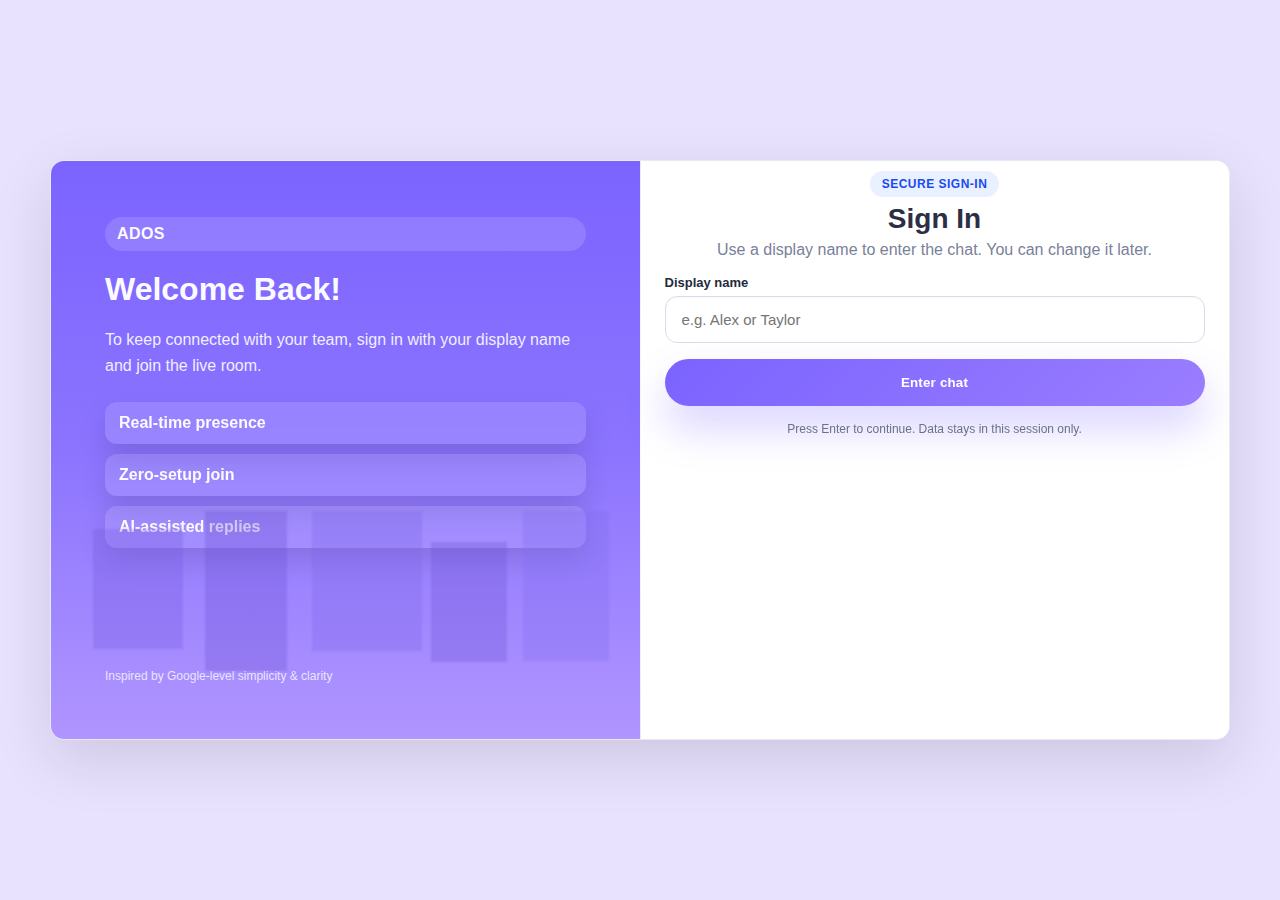
<file: static/index.html>
<!doctype html>
<html lang="zh-CN">
<head>
  <meta charset="utf-8" />
  <meta name="viewport" content="width=device-width,initial-scale=1" />
  <title>本地聊天平台 - 登录</title>
  <link rel="stylesheet" href="/static/styles.css">
</head>
<body>
  <div id="wrap">
    <div class="auth-shell panel">
      <div class="auth-visual">
        <div class="auth-badge">ADOS</div>
        <h1>Welcome Back!</h1>
        <p class="auth-subtitle">To keep connected with your team, sign in with your display name and join the live room.</p>
        <div class="auth-points">
          <div class="auth-point">Real-time presence</div>
          <div class="auth-point">Zero-setup join</div>
          <div class="auth-point">AI-assisted replies</div>
        </div>
        <div class="auth-footnote">Inspired by Google-level simplicity & clarity</div>
      </div>

      <div id="login" class="auth-form-card">
        <div class="form-head">
          <span class="chip">Secure sign-in</span>
          <h2>Sign In</h2>
          <p class="form-sub">Use a display name to enter the chat. You can change it later.</p>
        </div>
        <form id="loginForm" class="form-body">
          <label class="field">
            <span class="field-label">Display name</span>
            <input id="nameInput" name="name" placeholder="e.g. Alex or Taylor" maxlength="32" autocomplete="off" />
          </label>
          <button id="joinBtn" type="submit" class="primary-btn">Enter chat</button>
          <div class="form-hint">Press Enter to continue. Data stays in this session only.</div>
        </form>
      </div>
    </div>
  </div>
  <script>
    (function(){
      const el = id => document.getElementById(id);
      const form = document.getElementById('loginForm');

      form.addEventListener('submit', e => {
        e.preventDefault();
        const v = el('nameInput').value.trim();
        if(!v){ alert('请输入名字'); return; }
        sessionStorage.setItem('chat_name', v);
        location.href = '/chat';
      });

      el('nameInput').addEventListener('keydown', e => {
        if(e.key === 'Enter') {
          form.dispatchEvent(new Event('submit', { cancelable: true, bubbles: true }));
        }
      });
    })();
  </script>
</body>
</html>
</file>
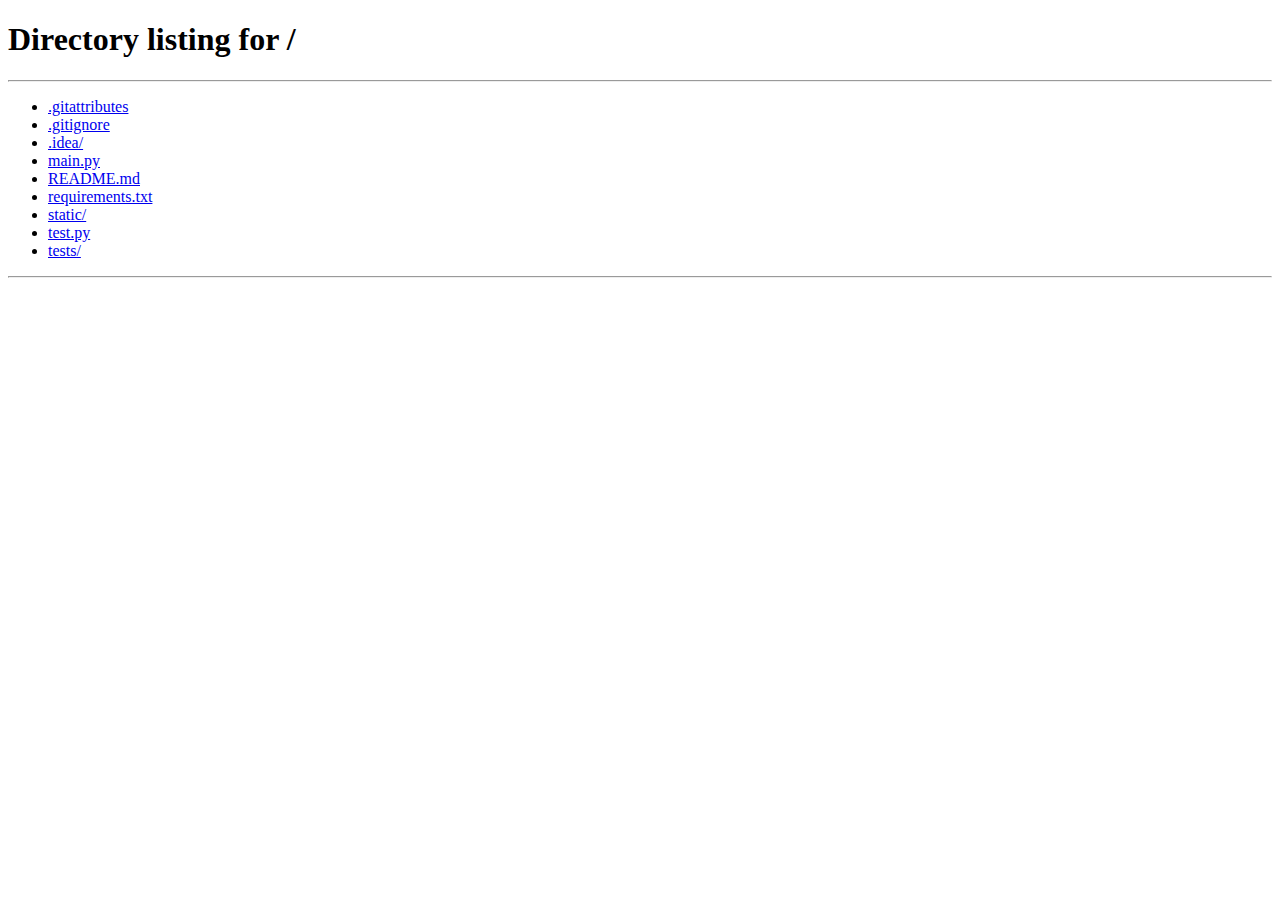
<file: static/chat.html>
<!doctype html>
<html lang="zh-CN">
<head>
  <meta charset="utf-8" />
  <meta name="viewport" content="width=device-width,initial-scale=1" />
  <title>聊天室</title>
  <link rel="stylesheet" href="/static/styles.css">
</head>
<body>
  <div id="wrap">
    <div id="chatShell" class="panel chat-shell">
      <aside id="sidebar" class="sidebar">
        <div class="me">
          <div id="myName" class="me-name">—</div>
          <button id="logoutBtn">退出</button>
        </div>
        <div class="users-title">在线用户</div>
        <ul id="usersList" class="users-list"></ul>
      </aside>

      <main class="chat-main">
        <div id="header">聊天室</div>
        <div id="messages" aria-live="polite"></div>

        <!-- Collapsible suggestion panel placed above the input form -->
        <div id="suggestPanel" class="suggest-panel collapsed" aria-hidden="true">
          <div class="suggest-panel-header">
            <div class="suggest-title">建议回复</div>
            <span id="suggestLoading" class="suggest-loading" aria-hidden="true" style="display:none">生成中...</span>
            <button id="suggestToggle" class="suggest-toggle" aria-expanded="false">▲</button>
          </div>
          <div id="suggestList" class="suggest-list" role="list"></div>
        </div>

        <!-- Show button shown when panel is collapsed -->
        <div class="suggest-show-wrapper">
          <button id="suggestShowBtn" class="suggest-show-btn" aria-expanded="false">显示建议</button>
        </div>

        <form id="msgForm">
          <input id="msgInput" autocomplete="off" placeholder="输入消息然后按 Enter" maxlength="1000" />
          <button type="submit">发送</button>
        </form>
      </main>
    </div>
  </div>
  <script src="/static/chat.js"></script>
</body>
</html>
</file>
<file: static/styles.css>
/* Reset & base */
* { box-sizing: border-box; font-family: 'Plus Jakarta Sans', 'Segoe UI', sans-serif; }
html, body, #wrap { height: 100%; margin: 0; }
body { background: #e9e2ff; color: #1f2a3d; }
#wrap { display: flex; align-items: center; justify-content: center; padding: 56px 24px; }
#login{display:flex;flex-direction:column;gap:16px;padding:10px 0;}

/* Auth */
.auth-shell { position: relative; display: grid; grid-template-columns: minmax(420px, 1fr) minmax(420px, 1fr); width: 100%; max-width: 1280px; min-height: 580px; overflow: hidden; background: #ffffff; border-radius: 20px; box-shadow: 0 32px 84px rgba(63,32,133,0.18); }
.auth-shell::before { content: ""; position: absolute; left: 50%; top: 0; bottom: 0; width: 1px; background: linear-gradient(180deg, rgba(0,0,0,0.08), rgba(0,0,0,0.02), rgba(0,0,0,0.08)); z-index: 2; }
.auth-visual { position: relative; padding: 56px 54px; background: linear-gradient(180deg, #7b63ff 0%, #8c74ff 50%, #b095ff 100%); color: #f9fbff; display: flex; flex-direction: column; gap: 18px; isolation: isolate; }
.auth-visual::after { content: ""; position: absolute; inset: 30% -24px -40px -24px; background:
  linear-gradient(#745adf, #745adf) 12% 60%/90px 120px,
  linear-gradient(#6a51d3, #6a51d3) 32% 62%/82px 160px,
  linear-gradient(#7d66e8, #7d66e8) 54% 58%/110px 140px,
  linear-gradient(#6d55d5, #6d55d5) 72% 64%/76px 120px,
  linear-gradient(#836dee, #836dee) 90% 60%/86px 150px;
  background-repeat: no-repeat;
  opacity: 0.3;
  filter: blur(1px);
  z-index: 0;
}
.auth-visual .auth-badge { display: inline-flex; align-items: center; gap: 8px; padding: 8px 12px; border-radius: 999px; background: rgba(255,255,255,0.14); font-weight: 700; letter-spacing: 0.4px; }
.auth-visual h1 { margin: 0; font-size: 32px; line-height: 1.25; }
.auth-subtitle { margin: 0; opacity: 0.92; font-size: 16px; line-height: 1.6; max-width: 520px; }
.auth-points { display: grid; grid-template-columns: 1fr; gap: 10px; margin-top: 6px; }
.auth-point { padding: 12px 14px; border-radius: 12px; background: rgba(255,255,255,0.12); backdrop-filter: blur(3px); font-weight: 600; box-shadow: 0 12px 28px rgba(0,0,0,0.12); }
.auth-footnote { font-size: 12px; opacity: 0.8; margin-top: auto; }
.auth-form-card { position: relative; z-index: 1; padding: 64px 60px; display: flex; flex-direction: column; gap: 22px; background: #ffffff; align-items: center; text-align: center; }
.form-head { display: flex; flex-direction: column; gap: 6px; align-items: center; }
.form-head h2 { margin: 0; font-size: 28px; color: #2c2f44; }
.form-sub { margin: 0; color: #7a8099; max-width: 520px; }
.chip { display: inline-flex; align-items: center; gap: 6px; padding: 6px 12px; border-radius: 999px; background: #e9f0ff; color: #1b49f2; font-weight: 700; font-size: 12px; text-transform: uppercase; letter-spacing: 0.5px; }
.form-body { display: flex; flex-direction: column; gap: 16px; width: 100%; max-width: 540px; align-items: center; }
.field { display: flex; flex-direction: column; gap: 6px; width: 100%; text-align: left; }
.field-label { font-weight: 700; color: #1f2a3d; font-size: 13px; }
.field input { padding: 14px 16px; border-radius: 12px; border: 1px solid #d7deeb; font-size: 15px; background: #ffffff; box-shadow: inset 0 1px 2px rgba(0,0,0,0.03); transition: border-color 140ms ease, box-shadow 140ms ease; }
.field input:focus { outline: none; border-color: #1b6cf2; box-shadow: 0 0 0 4px rgba(27,108,242,0.15); }
.primary-btn { padding: 16px 18px; border-radius: 999px; border: none; background: linear-gradient(135deg, #7b63ff 0%, #9a7dff 100%); color: #fff; font-weight: 800; letter-spacing: 0.2px; box-shadow: 0 22px 40px rgba(123,99,255,0.28); cursor: pointer; transition: transform 120ms ease, box-shadow 120ms ease; width: 100%; max-width: 540px; }
.primary-btn:hover { transform: translateY(-1px); box-shadow: 0 24px 38px rgba(123,99,255,0.34); }
.primary-btn:active { transform: translateY(0); box-shadow: 0 14px 22px rgba(123,99,255,0.26); }
.form-hint { font-size: 12px; color: #6b7285; }

/* Shell */
.panel { width: 100%; max-width: 1180px; border-radius: 14px; border: 1px solid #e6eaf2; background: #fff; box-shadow: 0 20px 60px rgba(0,0,0,0.12); overflow: hidden; }
.chat-shell { display: flex; padding: 0; gap: 12px; }

/* Sidebar */
.sidebar { width: 240px; background: linear-gradient(180deg, #fafbff 0%, #f3f6ff 100%); border-right: 1px solid #e6eaf2; padding: 18px; display: flex; flex-direction: column; gap: 16px; }
.me { display: flex; flex-direction: column; gap: 10px; padding: 12px; border: 1px solid #e9edf5; border-radius: 10px; background: #fff; box-shadow: 0 6px 18px rgba(0,0,0,0.04); }
.me-name { font-weight: 700; font-size: 15px; color: #1f3f78; }
.me button { padding: 10px 12px; border-radius: 10px; border: none; background: linear-gradient(135deg, #7b63ff 0%, #9a7dff 100%); color: #fff; font-weight: 700; box-shadow: 0 10px 20px rgba(123,99,255,0.26); cursor: pointer; transition: transform 120ms ease, box-shadow 120ms ease; }
.me button:hover { transform: translateY(-1px); box-shadow: 0 14px 26px rgba(123,99,255,0.3); }
.me button:active { transform: translateY(0); box-shadow: 0 10px 20px rgba(123,99,255,0.24); }
.users-title { font-size: 13px; color: #6b7285; font-weight: 600; }
.users-list { list-style: none; padding: 0; margin: 0; display: flex; flex-direction: column; gap: 8px; overflow: auto; }
.users-list li { padding: 8px; border-radius: 10px; border: none; background: linear-gradient(135deg, #7b63ff 0%, #9a7dff 100%); color: #fff; box-shadow: 0 10px 18px rgba(123,99,255,0.2); font-weight: 700; }

/* Main */
.chat-main { flex: 1; display: flex; flex-direction: column; padding: 24px; background: #fff; gap: 14px; min-height: 68vh; }
#header { font-size: 22px; font-weight: 800; margin-bottom: 16px; background: linear-gradient(135deg, #7b63ff 0%, #9a7dff 100%); -webkit-background-clip: text; -webkit-text-fill-color: transparent; color: #7b63ff; }

/* Messages */
#messages { flex: 1; overflow: auto; padding: 16px; border: 1px solid #e6eaf2; border-radius: 12px; background: #fdfdff; display: flex; flex-direction: column; gap: 14px; min-height: 50vh; }
.message { display: inline-block; align-self: flex-start; max-width: 88%; padding: 12px 14px; border-radius: 12px; background: #ffffff; box-shadow: 0 4px 12px rgba(0,0,0,0.05); border: 1px solid #edf0f6; }
.message.mine { align-self: flex-end; background: linear-gradient(135deg, #7b63ff 0%, #9a7dff 100%); color: #fff; border: none; box-shadow: 0 10px 24px rgba(123,99,255,0.28); }
.message.mine .meta { color: rgba(255,255,255,0.85); }
.meta { font-size: 12px; color: #6b7285; margin-bottom: 4px; font-weight: 600; }

/* Form */
#msgForm { display: flex; gap: 12px; margin-top: 10px; }
#msgForm input { flex: 1; padding: 12px 14px; border-radius: 10px; border: 1px solid #d7deeb; box-shadow: inset 0 1px 2px rgba(0,0,0,0.03); font-size: 14px; }
#msgForm button { padding: 12px 16px; border-radius: 10px; border: none; background: linear-gradient(135deg, #7b63ff 0%, #9a7dff 100%); color: #fff; font-weight: 700; box-shadow: 0 12px 24px rgba(123,99,255,0.28); cursor: pointer; }
#msgForm button:hover { filter: brightness(0.97); }

/* Suggestion panel */
.suggest-panel { border: 1px solid #e6eefc; background: #fbfdff; border-radius: 10px; box-shadow: 0 8px 24px rgba(24,78,166,0.08); margin: 10px 0; overflow: hidden; transition: max-height 220ms ease, padding 180ms ease, opacity 150ms ease, transform 150ms ease; }
.suggest-panel.collapsed { max-height: 0; padding: 0 12px; opacity: 0; transform: translateY(-6px); }
.suggest-panel:not(.collapsed) { max-height: 280px; padding: 10px 12px; opacity: 1; transform: translateY(0); }
.suggest-panel-header { display: flex; align-items: center; justify-content: space-between; padding: 6px 4px; border-bottom: 1px solid #e6eefc; }
.suggest-title { font-weight: 700; color: #6a4bf6; }
.suggest-toggle { background: transparent; border: none; cursor: pointer; color: #6a4bf6; font-weight: 700; }
.suggest-list { display: flex; flex-direction: column; gap: 10px; max-height: 210px; overflow: auto; }
.suggest-list .suggest-item { border: 1px solid #e3ebff; border-radius: 8px; padding: 8px; background: #fff; box-shadow: 0 6px 16px rgba(24,78,166,0.08); cursor: pointer; transition: transform 120ms ease, box-shadow 120ms ease; }
.suggest-list .suggest-item:hover { transform: translateY(-2px); box-shadow: 0 10px 22px rgba(24,78,166,0.12); }
.suggest-empty { background: #fff; border: 1px dashed #d7def0; border-radius: 8px; padding: 8px; }
.suggest-show-wrapper { display: flex; justify-content: flex-end; margin-bottom: 6px; }
.suggest-show-btn { display: none; background: linear-gradient(135deg, #7b63ff 0%, #9a7dff 100%); color: #fff; border: none; padding: 6px 12px; border-radius: 8px; box-shadow: 0 8px 18px rgba(123,99,255,0.22); cursor: pointer; }
.suggest-panel.collapsed + .suggest-show-wrapper .suggest-show-btn { display: flex; }
.suggest-panel:not(.collapsed) + .suggest-show-wrapper .suggest-show-btn { display: none; }
.suggest-loading { font-size: 12px; color: #555; margin-right: 8px; }
.suggest-ai-btn { background: linear-gradient(135deg, #7b63ff 0%, #9a7dff 100%); color: #fff; border-radius: 8px; border: none; padding: 6px 8px; box-shadow: 0 8px 18px rgba(123,99,255,0.22); cursor: pointer; }
.suggest-ai-btn[disabled] { opacity: 0.6; cursor: default; }
.ai-badge { display: inline-block; margin-right: 6px; padding: 2px 6px; border-radius: 999px; background: #0b74de; color: #fff; font-size: 11px; }

/* Scrollbars */
#messages::-webkit-scrollbar, .suggest-list::-webkit-scrollbar { width: 8px; }
#messages::-webkit-scrollbar-thumb, .suggest-list::-webkit-scrollbar-thumb { background: #c7cfdd; border-radius: 8px; }

/* Mobile */
@media (max-width: 720px) {
  #wrap { padding: 12px; }
  .auth-shell { grid-template-columns: 1fr; min-height: auto; }
  .auth-visual { min-height: 240px; }
  .auth-form-card { padding: 32px 24px 36px; }
  .chat-shell { flex-direction: column; }
  .sidebar { width: 100%; border-right: 0; border-radius: 10px 10px 0 0; }
  .chat-main { height: 60vh; border-radius: 0 0 10px 10px; }
  .panel { border-radius: 12px; }
}
</file>
